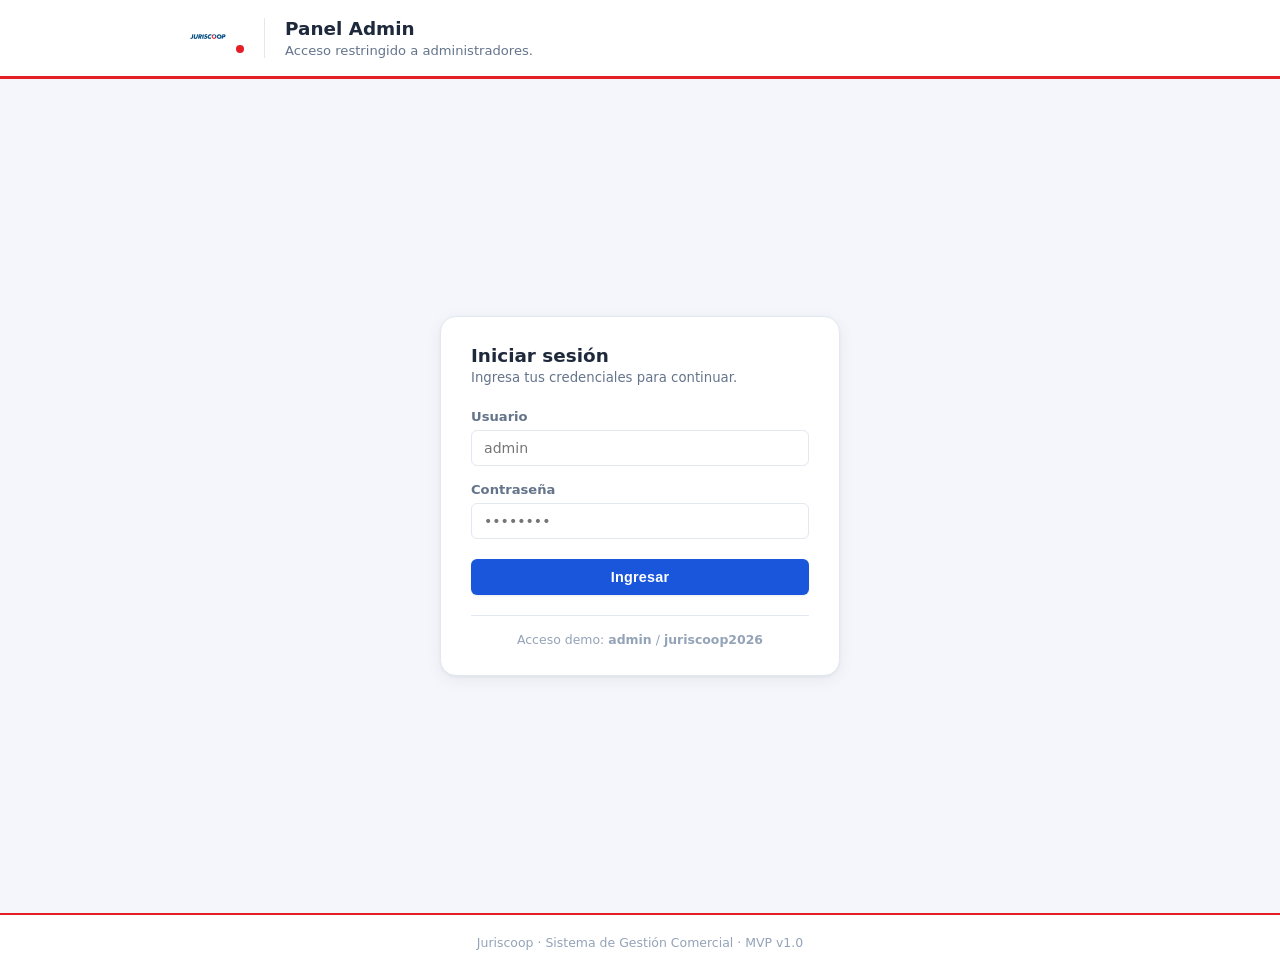
<file: admin-login.html>
<!DOCTYPE html>
<html lang="es">
<head>
  <meta charset="UTF-8" />
  <meta name="viewport" content="width=device-width, initial-scale=1.0" />
  <title>Juriscoop – Acceso Admin</title>
  <link rel="stylesheet" href="styles.css" />
</head>
<body>

  <!-- HEADER -->
  <header class="header">
    <div class="header__inner">
      <div class="header__brand">
        <img src="logo.png" alt="Juriscoop" class="header__logo-img" />
      </div>
      <div class="header__titles">
        <h1 class="header__title">Panel Admin</h1>
        <p class="header__subtitle">Acceso restringido a administradores.</p>
      </div>
    </div>
  </header>

  <!-- MAIN -->
  <main class="main main--centered">

    <div class="login-card card">
      <div class="login-card__header">
        <p class="login-card__title">Iniciar sesión</p>
        <p class="login-card__subtitle">Ingresa tus credenciales para continuar.</p>
      </div>

      <form id="login-form" novalidate>

        <div class="form-group">
          <label for="inp-user">Usuario</label>
          <input
            type="text"
            id="inp-user"
            placeholder="admin"
            autocomplete="username"
            required
          />
        </div>

        <div class="form-group">
          <label for="inp-pass">Contraseña</label>
          <input
            type="password"
            id="inp-pass"
            placeholder="••••••••"
            autocomplete="current-password"
            required
          />
        </div>

        <div class="alert alert--error hidden" id="login-error" role="alert">
          <span class="alert__icon">⚠</span>
          <span>Usuario o contraseña incorrectos.</span>
        </div>

        <div class="login-card__actions">
          <button class="btn btn--primary login-card__submit" type="submit">
            Ingresar
          </button>
        </div>

      </form>

      <p class="login-card__hint">
        <!-- MVP: credentials are hardcoded. Replace with real auth before production. -->
        Acceso demo: <strong>admin</strong> / <strong>juriscoop2026</strong>
      </p>
    </div>

  </main>

  <footer class="footer">
    <p>Juriscoop · Sistema de Gestión Comercial · MVP v1.0</p>
  </footer>

  <script>
    'use strict';

    // If already authenticated in this session, skip the login screen
    if (sessionStorage.getItem('juriscoop_admin_auth') === 'true') {
      location.replace('admin.html');
    }

    // ── MVP CREDENTIALS ──
    // Replace this block with a real API call when backend auth is ready.
    const VALID_USER = 'admin';
    const VALID_PASS = 'juriscoop2026';

    const form       = document.getElementById('login-form');
    const inpUser    = document.getElementById('inp-user');
    const inpPass    = document.getElementById('inp-pass');
    const errorAlert = document.getElementById('login-error');

    form.addEventListener('submit', function (e) {
      e.preventDefault();
      errorAlert.classList.add('hidden');

      const user = inpUser.value.trim();
      const pass = inpPass.value;

      if (user === VALID_USER && pass === VALID_PASS) {
        sessionStorage.setItem('juriscoop_admin_auth', 'true');
        location.replace('admin.html');
      } else {
        errorAlert.classList.remove('hidden');
        inpPass.value = '';
        inpPass.focus();
      }
    });

    // Hide error as soon as the user starts typing again
    [inpUser, inpPass].forEach(function (el) {
      el.addEventListener('input', function () {
        errorAlert.classList.add('hidden');
      });
    });
  </script>

</body>
</html>
</file>
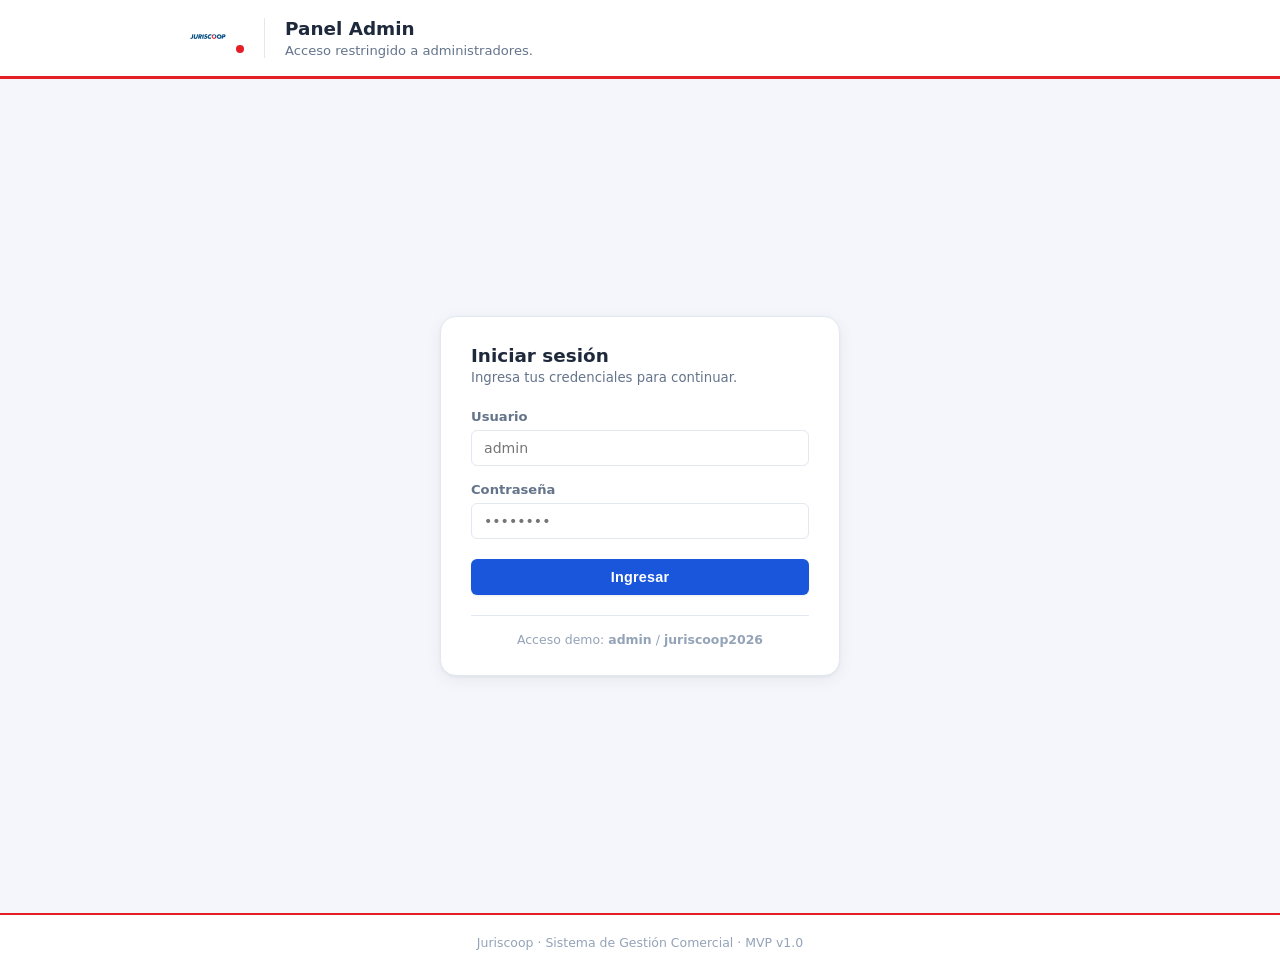
<file: admin.html>
<!DOCTYPE html>
<html lang="es">
<head>
  <meta charset="UTF-8" />
  <meta name="viewport" content="width=device-width, initial-scale=1.0" />
  <title>Juriscoop – Panel Admin</title>
  <link rel="stylesheet" href="styles.css" />
</head>
<body>

  <!-- HEADER -->
  <header class="header">
    <div class="header__inner">
      <div class="header__brand">
        <img src="logo.png" alt="Juriscoop" class="header__logo-img" />
      </div>
      <div class="header__titles">
        <h1 class="header__title">Panel Admin</h1>
        <p class="header__subtitle">Seguimiento consolidado de casos por asesor.</p>
      </div>
    </div>
  </header>

  <!-- PAGE NAV -->
  <nav class="page-nav">
    <div class="page-nav__inner">
      <a href="index.html"  class="page-nav__link">Carga de archivo</a>
      <a href="admin.html"  class="page-nav__link active">Panel Admin</a>
      <a href="asesor.html" class="page-nav__link">Portal Asesor</a>
      <button class="btn-logout" id="btn-logout" type="button">Cerrar sesión</button>
    </div>
  </nav>

  <!-- MAIN -->
  <main class="main">

    <!-- KPI CARDS -->
    <div class="kpi-grid">
      <div class="kpi-card">
        <span class="kpi-card__label">Total casos</span>
        <span class="kpi-card__value" id="kpi-total">—</span>
        <span class="kpi-card__sub">en el sistema</span>
      </div>
      <div class="kpi-card kpi-card--warning">
        <span class="kpi-card__label">Pendientes</span>
        <span class="kpi-card__value" id="kpi-pendientes">—</span>
        <span class="kpi-card__sub">sin contactar</span>
      </div>
      <div class="kpi-card">
        <span class="kpi-card__label">En gestión</span>
        <span class="kpi-card__value" id="kpi-en-gestion">—</span>
        <span class="kpi-card__sub">en proceso</span>
      </div>
      <div class="kpi-card kpi-card--success">
        <span class="kpi-card__label">Completados</span>
        <span class="kpi-card__value" id="kpi-completados">—</span>
        <span class="kpi-card__sub">cerrados con éxito</span>
      </div>
    </div>

    <!-- MAIN CARD: TABS -->
    <section class="card">
      <div class="nav-tabs">
        <button class="nav-tab active" data-tab="tab-casos">Gestión de casos</button>
        <button class="nav-tab" data-tab="tab-cargas">Cargas de archivo</button>
      </div>

      <!-- ── TAB: Gestión de casos ── -->
      <div id="tab-casos" class="tab-panel active">
        <div class="section-header">
          <span class="section-title">Todos los casos</span>
          <button class="btn btn--secondary" id="btn-export" type="button">Exportar CSV</button>
        </div>

        <div class="filter-bar">
          <select id="filter-asesor" class="filter-select">
            <option value="todos">Todos los asesores</option>
          </select>
          <a id="btn-historial-admin" href="#" class="btn btn--secondary btn--sm hidden">
            🕐 Ver historial
          </a>
          <div class="filter-pills">
            <button class="pill active" data-filter="todos">Todos</button>
            <button class="pill" data-filter="pendiente">Pendientes</button>
            <button class="pill" data-filter="en-gestion">En gestión</button>
            <button class="pill" data-filter="no-contesta">No contesta</button>
            <button class="pill" data-filter="completado">Completados</button>
          </div>
        </div>

        <div class="search-bar">
          <input
            type="search"
            class="search-input"
            id="search-casos"
            placeholder="Buscar por cliente, asesor o ID…"
            autocomplete="off"
          />
        </div>

        <div class="data-table-wrapper">
          <table class="data-table">
            <thead>
              <tr>
                <th>ID Caso</th>
                <th>Cliente</th>
                <th>Producto</th>
                <th>Asesor</th>
                <th>Estado</th>
                <th>Vencimiento</th>
                <th>Última actividad</th>
                <th>Último comentario</th>
              </tr>
            </thead>
            <tbody id="tabla-casos-admin"></tbody>
          </table>
        </div>
      </div>

      <!-- ── TAB: Cargas de archivo ── -->
      <div id="tab-cargas" class="tab-panel">
        <div class="section-header">
          <span class="section-title">Historial de cargas</span>
          <a href="index.html" class="btn btn--primary">+ Nueva carga</a>
        </div>
        <div class="data-table-wrapper">
          <table class="data-table">
            <thead>
              <tr>
                <th>Archivo</th>
                <th>Fecha</th>
                <th>Total filas</th>
                <th>OK</th>
                <th>Errores</th>
                <th>% éxito</th>
                <th>Estado</th>
                <th>Usuario</th>
              </tr>
            </thead>
            <tbody id="tabla-cargas"></tbody>
          </table>
        </div>
      </div>

    </section>
  </main>

  <footer class="footer">
    <p>Juriscoop · Sistema de Gestión Comercial · MVP v1.0</p>
  </footer>

  <script src="app.js"></script>
  <script src="admin.js"></script>
</body>
</html>
</file>
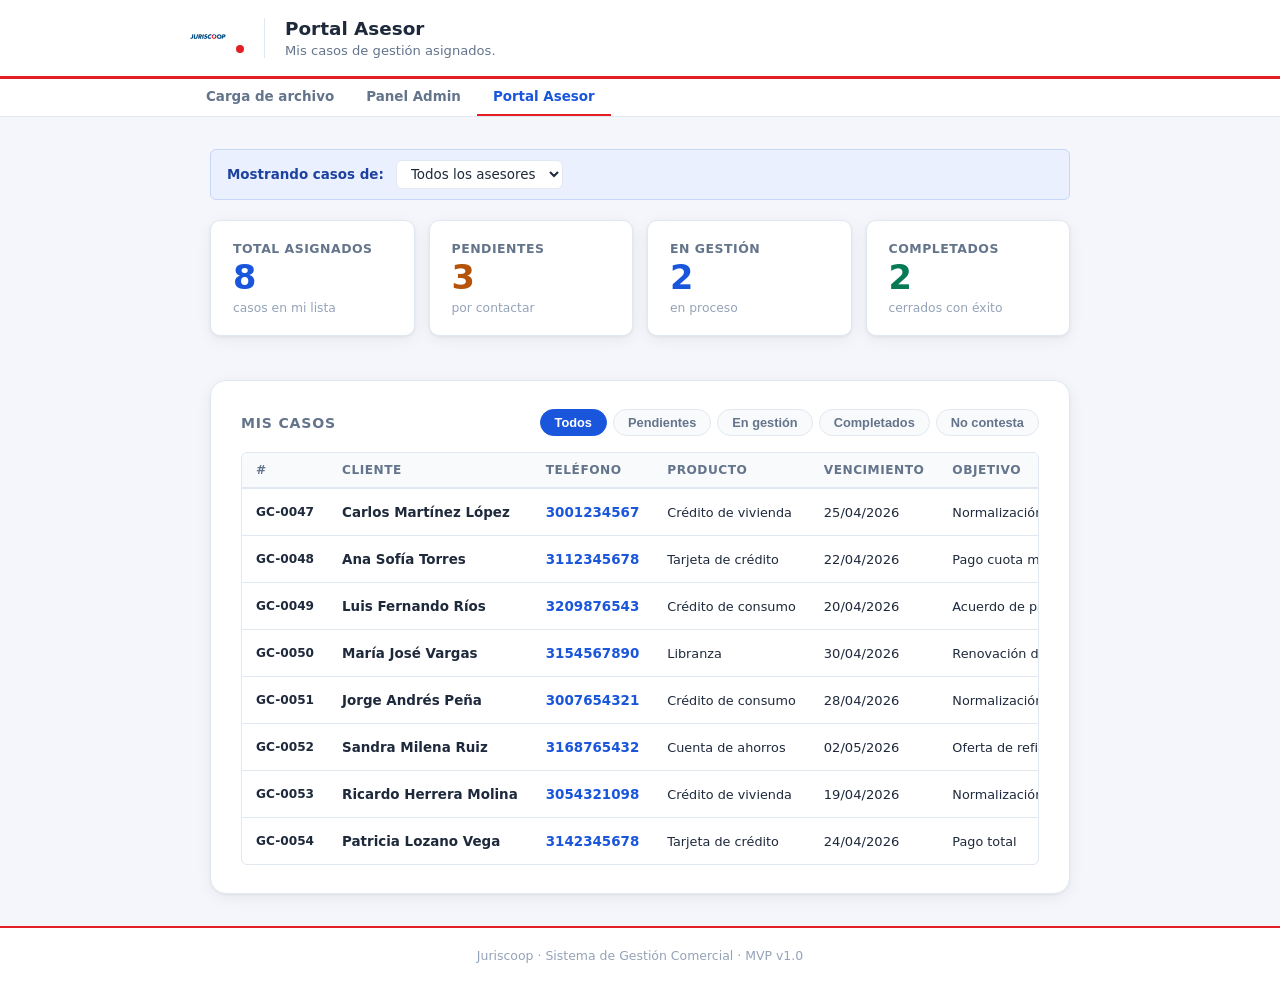
<file: asesor.html>
<!DOCTYPE html>
<html lang="es">
<head>
  <meta charset="UTF-8" />
  <meta name="viewport" content="width=device-width, initial-scale=1.0" />
  <title>Juriscoop – Portal Asesor</title>
  <link rel="stylesheet" href="styles.css" />
</head>
<body>

  <!-- HEADER -->
  <header class="header">
    <div class="header__inner">
      <div class="header__brand">
        <img src="logo.png" alt="Juriscoop" class="header__logo-img" />
      </div>
      <div class="header__titles">
        <h1 class="header__title">Portal Asesor</h1>
        <p class="header__subtitle">Mis casos de gestión asignados.</p>
      </div>
    </div>
  </header>

  <!-- PAGE NAV -->
  <nav class="page-nav">
    <div class="page-nav__inner">
      <a href="index.html"  class="page-nav__link">Carga de archivo</a>
      <a href="admin.html"  class="page-nav__link">Panel Admin</a>
      <a href="asesor.html" class="page-nav__link active">Portal Asesor</a>
    </div>
  </nav>

  <!-- MAIN -->
  <main class="main">

    <!-- ADVISOR SELECTOR -->
    <div class="asesor-bar">
      <span class="asesor-bar__label">Mostrando casos de:</span>
      <select id="sel-asesor-login" class="filter-select">
        <option value="">Todos los asesores</option>
      </select>
      <a id="btn-historial-asesor" href="#" class="btn btn--secondary btn--sm hidden">
        🕐 Ver historial
      </a>
    </div>

    <!-- KPI CARDS -->
    <div class="kpi-grid">
      <div class="kpi-card">
        <span class="kpi-card__label">Total asignados</span>
        <span class="kpi-card__value" id="kpi-total">—</span>
        <span class="kpi-card__sub">casos en mi lista</span>
      </div>
      <div class="kpi-card kpi-card--warning">
        <span class="kpi-card__label">Pendientes</span>
        <span class="kpi-card__value" id="kpi-pendientes">—</span>
        <span class="kpi-card__sub">por contactar</span>
      </div>
      <div class="kpi-card">
        <span class="kpi-card__label">En gestión</span>
        <span class="kpi-card__value" id="kpi-en-gestion">—</span>
        <span class="kpi-card__sub">en proceso</span>
      </div>
      <div class="kpi-card kpi-card--success">
        <span class="kpi-card__label">Completados</span>
        <span class="kpi-card__value" id="kpi-completados">—</span>
        <span class="kpi-card__sub">cerrados con éxito</span>
      </div>
    </div>

    <!-- CASOS -->
    <section class="card">
      <div class="section-header">
        <span class="section-title">Mis casos</span>
        <div class="filter-pills">
          <button class="pill active" data-filter="todos">Todos</button>
          <button class="pill" data-filter="pendiente">Pendientes</button>
          <button class="pill" data-filter="en-gestion">En gestión</button>
          <button class="pill" data-filter="completado">Completados</button>
          <button class="pill" data-filter="no-contesta">No contesta</button>
        </div>
      </div>

      <div class="data-table-wrapper">
        <table class="data-table">
          <thead>
            <tr>
              <th>#</th>
              <th>Cliente</th>
              <th>Teléfono</th>
              <th>Producto</th>
              <th>Vencimiento</th>
              <th>Objetivo</th>
              <th>Estado</th>
              <th>Acción</th>
            </tr>
          </thead>
          <tbody id="tabla-casos"></tbody>
        </table>
      </div>
    </section>

  </main>

  <footer class="footer">
    <p>Juriscoop · Sistema de Gestión Comercial · MVP v1.0</p>
  </footer>

  <!-- MODAL GESTIÓN -->
  <div class="modal-backdrop hidden" id="modal-backdrop" role="dialog" aria-modal="true" aria-labelledby="modal-title">
    <div class="modal">
      <p class="modal__title" id="modal-title">Registrar gestión</p>
      <p class="modal__subtitle" id="modal-cliente-info"></p>

      <div class="form-group">
        <label for="sel-estado">Nuevo estado</label>
        <select id="sel-estado">
          <option value="pendiente">Pendiente</option>
          <option value="en-gestion">En gestión</option>
          <option value="no-contesta">No contesta</option>
          <option value="completado">Completado</option>
        </select>
      </div>

      <div class="form-group">
        <label for="txt-nota">Nota (opcional)</label>
        <textarea id="txt-nota" rows="3" placeholder="Ej: El cliente solicitó ser contactado mañana a las 10 AM."></textarea>
      </div>

      <div class="modal-actions">
        <button class="btn btn--secondary" id="btn-modal-cancel" type="button">Cancelar</button>
        <button class="btn btn--primary" id="btn-modal-save" type="button">Guardar</button>
      </div>
    </div>
  </div>

  <script src="app.js"></script>
  <script src="asesor.js"></script>
</body>
</html>
</file>
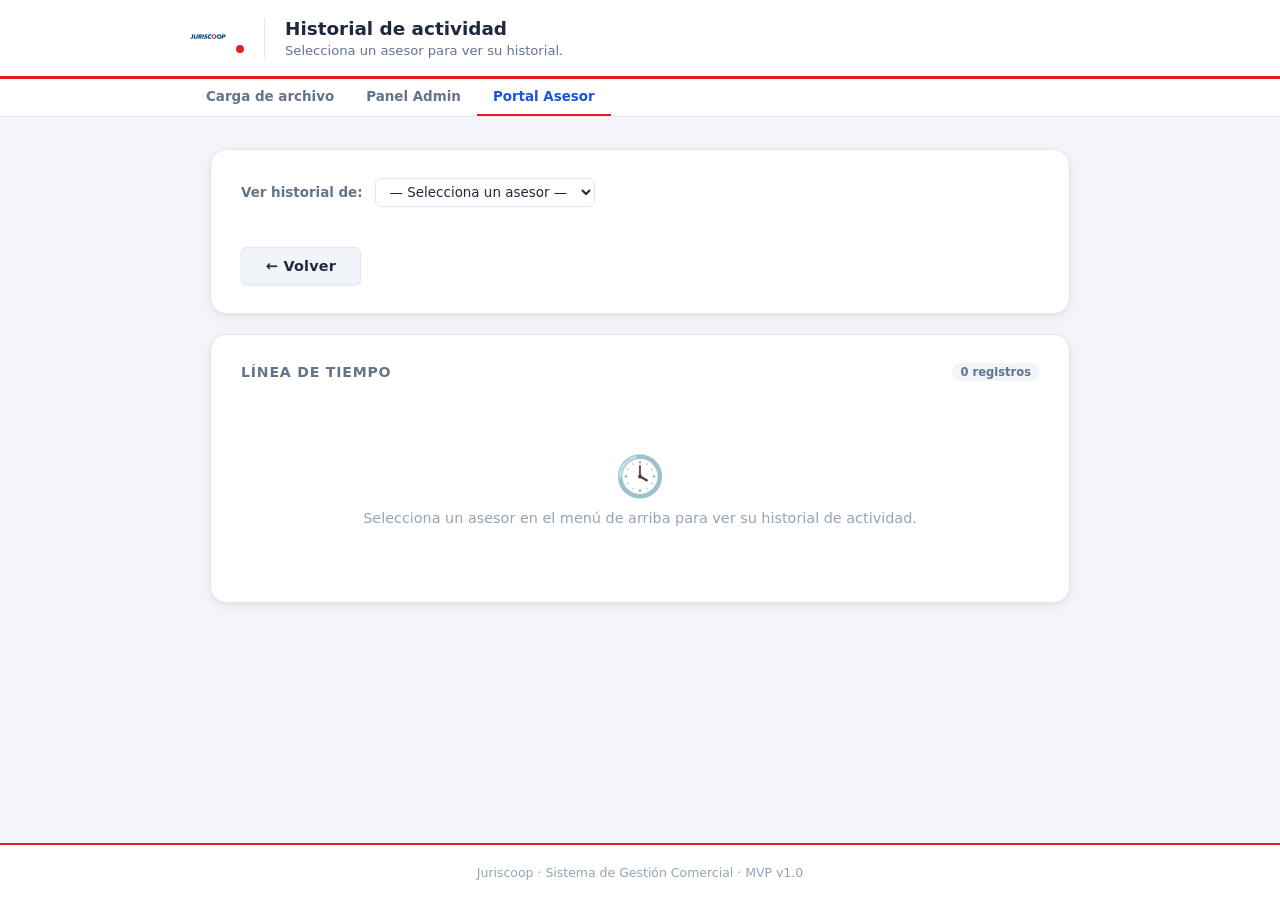
<file: historial.html>
<!DOCTYPE html>
<html lang="es">
<head>
  <meta charset="UTF-8" />
  <meta name="viewport" content="width=device-width, initial-scale=1.0" />
  <title>Juriscoop – Historial de actividad</title>
  <link rel="stylesheet" href="styles.css" />
</head>
<body>

  <!-- HEADER -->
  <header class="header">
    <div class="header__inner">
      <div class="header__brand">
        <img src="logo.png" alt="Juriscoop" class="header__logo-img" />
      </div>
      <div class="header__titles">
        <h1 class="header__title">Historial de actividad</h1>
        <p class="header__subtitle" id="header-subtitle">Cargando caso…</p>
      </div>
    </div>
  </header>

  <!-- PAGE NAV -->
  <nav class="page-nav">
    <div class="page-nav__inner">
      <a href="index.html"  class="page-nav__link">Carga de archivo</a>
      <a href="admin.html"  class="page-nav__link">Panel Admin</a>
      <a href="asesor.html" class="page-nav__link active">Portal Asesor</a>
    </div>
  </nav>

  <!-- MAIN -->
  <main class="main">

    <!-- CASE SUMMARY CARD -->
    <section class="card historial-header-card" id="case-summary">

      <!-- Selector de asesor -->
      <div class="historial-selector">
        <label for="sel-historial-asesor" class="historial-selector__label">Ver historial de:</label>
        <select id="sel-historial-asesor" class="filter-select historial-selector__select">
          <option value="">— Selecciona un asesor —</option>
        </select>
      </div>

      <div class="historial-meta" id="historial-meta">
        <!-- Populated by historial.js -->
      </div>

      <a href="javascript:history.back()" class="btn btn--secondary historial-back-btn">← Volver</a>
    </section>

    <!-- TIMELINE CARD -->
    <section class="card">
      <div class="section-header" style="margin-bottom: 24px;">
        <span class="section-title">Línea de tiempo</span>
        <span class="badge" id="badge-total">0 registros</span>
      </div>

      <!-- Empty state shown when no gestiones exist yet -->
      <div class="empty-state hidden" id="empty-historial">
        <div class="empty-state__icon">🕓</div>
        <div class="empty-state__text">Este caso no tiene actividad registrada aún.<br>Los cambios de estado aparecerán aquí.</div>
      </div>

      <!-- Timeline list -->
      <ol class="timeline" id="timeline-list">
        <!-- Entries injected by historial.js -->
      </ol>
    </section>

  </main>

  <footer class="footer">
    <p>Juriscoop · Sistema de Gestión Comercial · MVP v1.0</p>
  </footer>

  <script src="app.js"></script>
  <script src="historial.js"></script>
</body>
</html>
</file>
<file: styles.css>
/* ═══════════════════════════════════════════
   TOKENS & RESET
════════════════════════════════════════════ */
:root {
  --color-primary:      #1a56db;
  --color-primary-dark: #1e429f;
  --color-primary-light:#ebf0ff;
  --color-success:      #057a55;
  --color-success-bg:   #f0fdf4;
  --color-success-border:#86efac;
  --color-error:        #c81e1e;
  --color-error-bg:     #fff5f5;
  --color-error-border: #fc8181;
  --color-warning:      #92400e;
  --color-warning-bg:   #fffbeb;
  --color-warning-border:#fcd34d;
  --color-bg:           #f4f6fb;
  --color-surface:      #ffffff;
  --color-border:       #e2e8f0;
  --color-text:         #1e293b;
  --color-text-muted:   #64748b;
  --color-text-light:   #94a3b8;

  --radius-sm:  6px;
  --radius-md:  10px;
  --radius-lg:  16px;
  --shadow-card: 0 1px 3px rgba(0,0,0,.06), 0 4px 16px rgba(0,0,0,.06);
  --shadow-btn:  0 1px 2px rgba(0,0,0,.08);

  --font-sans: 'Segoe UI', system-ui, -apple-system, sans-serif;
  --transition: 200ms ease;
}

*, *::before, *::after { box-sizing: border-box; margin: 0; padding: 0; }

html { font-size: 16px; scroll-behavior: smooth; }

body {
  font-family: var(--font-sans);
  background: var(--color-bg);
  color: var(--color-text);
  min-height: 100vh;
  display: flex;
  flex-direction: column;
}

/* ═══════════════════════════════════════════
   UTILITIES
════════════════════════════════════════════ */
.hidden { display: none !important; }

/* ═══════════════════════════════════════════
   HEADER
════════════════════════════════════════════ */
.header {
  background: var(--color-surface);
  border-bottom: 1px solid var(--color-border);
  padding: 18px 24px;
}

.header__inner {
  max-width: 900px;
  margin: 0 auto;
  display: flex;
  align-items: center;
  gap: 20px;
}

.header__brand {
  display: flex;
  align-items: center;
  gap: 10px;
  flex-shrink: 0;
}

.header__logo-img {
  height: 36px;
  width: auto;
  display: block;
}

.header__titles {
  border-left: 1px solid var(--color-border);
  padding-left: 20px;
}

.header__title {
  font-size: 1.15rem;
  font-weight: 700;
  color: var(--color-text);
  line-height: 1.2;
}

.header__subtitle {
  font-size: .82rem;
  color: var(--color-text-muted);
  margin-top: 3px;
}

/* ═══════════════════════════════════════════
   MAIN & LAYOUT
════════════════════════════════════════════ */
.main {
  max-width: 900px;
  width: 100%;
  margin: 32px auto;
  padding: 0 20px;
  display: flex;
  flex-direction: column;
  gap: 20px;
  flex: 1;
}

/* ═══════════════════════════════════════════
   CARD
════════════════════════════════════════════ */
.card {
  background: var(--color-surface);
  border: 1px solid var(--color-border);
  border-radius: var(--radius-lg);
  padding: 28px 30px;
  box-shadow: var(--shadow-card);
  animation: fadeUp .25s ease both;
}

@keyframes fadeUp {
  from { opacity: 0; transform: translateY(8px); }
  to   { opacity: 1; transform: translateY(0); }
}

.card__heading {
  font-size: .88rem;
  font-weight: 700;
  text-transform: uppercase;
  letter-spacing: .8px;
  color: var(--color-text-muted);
  display: flex;
  align-items: center;
  gap: 10px;
  margin-bottom: 22px;
}

.card__step {
  background: var(--color-primary-light);
  color: var(--color-primary);
  font-size: .75rem;
  font-weight: 800;
  padding: 2px 8px;
  border-radius: 20px;
  letter-spacing: 0;
}

.badge {
  background: #f1f5f9;
  color: var(--color-text-muted);
  font-size: .72rem;
  font-weight: 600;
  padding: 2px 8px;
  border-radius: 20px;
  text-transform: none;
  letter-spacing: 0;
}

/* ═══════════════════════════════════════════
   DROPZONE
════════════════════════════════════════════ */
.dropzone {
  position: relative;
  border: 2px dashed var(--color-border);
  border-radius: var(--radius-md);
  padding: 40px 24px;
  text-align: center;
  cursor: pointer;
  transition: border-color var(--transition), background var(--transition);
}

.dropzone:hover,
.dropzone.drag-over {
  border-color: var(--color-primary);
  background: var(--color-primary-light);
}

.dropzone__input {
  position: absolute;
  inset: 0;
  width: 100%;
  height: 100%;
  opacity: 0;
  cursor: pointer;
  z-index: 2;
}

.dropzone__content {
  pointer-events: none;
  display: flex;
  flex-direction: column;
  align-items: center;
  gap: 10px;
}

.dropzone__icon {
  width: 44px;
  height: 44px;
  color: var(--color-text-light);
}

.dropzone__label {
  font-size: .93rem;
  color: var(--color-text-muted);
}

.dropzone__link {
  color: var(--color-primary);
  font-weight: 600;
  text-decoration: underline;
}

.dropzone__hint {
  font-size: .78rem;
  color: var(--color-text-light);
}

/* FILE INFO BAR */
.file-info {
  display: flex;
  align-items: center;
  gap: 10px;
  margin-top: 14px;
  padding: 10px 14px;
  background: var(--color-primary-light);
  border: 1px solid #c7d7f9;
  border-radius: var(--radius-sm);
  font-size: .88rem;
  color: var(--color-primary-dark);
  font-weight: 500;
}

.file-info__icon {
  width: 18px;
  height: 18px;
  flex-shrink: 0;
  color: var(--color-primary);
}

.file-info span { flex: 1; }

/* ═══════════════════════════════════════════
   ALERTS
════════════════════════════════════════════ */
.alert {
  display: flex;
  align-items: flex-start;
  gap: 10px;
  margin-top: 14px;
  padding: 12px 16px;
  border-radius: var(--radius-sm);
  font-size: .88rem;
  font-weight: 500;
}

.alert--error {
  background: var(--color-error-bg);
  border: 1px solid var(--color-error-border);
  color: var(--color-error);
}

.alert--warning {
  background: var(--color-warning-bg);
  border: 1px solid var(--color-warning-border);
  color: var(--color-warning);
}

.alert--success {
  background: var(--color-success-bg);
  border: 1px solid var(--color-success-border);
  color: var(--color-success);
}

.alert__icon { font-size: 1rem; margin-top: 1px; flex-shrink: 0; }

/* ═══════════════════════════════════════════
   BUTTONS
════════════════════════════════════════════ */
.upload-actions {
  margin-top: 20px;
  display: flex;
  gap: 12px;
}

.btn {
  display: inline-flex;
  align-items: center;
  gap: 8px;
  padding: 10px 24px;
  border-radius: var(--radius-sm);
  font-size: .9rem;
  font-weight: 600;
  cursor: pointer;
  border: none;
  transition: background var(--transition), opacity var(--transition), box-shadow var(--transition);
  box-shadow: var(--shadow-btn);
  letter-spacing: .2px;
}

.btn--primary {
  background: var(--color-primary);
  color: #fff;
}

.btn--primary:hover:not(:disabled) {
  background: var(--color-primary-dark);
}

.btn--primary:disabled {
  opacity: .45;
  cursor: not-allowed;
  box-shadow: none;
}

.btn--secondary {
  background: #f1f5f9;
  color: var(--color-text);
  border: 1px solid var(--color-border);
}

.btn--secondary:hover {
  background: #e2e8f0;
}

.btn-ghost {
  background: transparent;
  border: none;
  cursor: pointer;
  color: var(--color-text-muted);
  font-size: .9rem;
  padding: 2px 6px;
  border-radius: 4px;
  transition: color var(--transition), background var(--transition);
}
.btn-ghost:hover { background: #fee2e2; color: var(--color-error); }

/* ═══════════════════════════════════════════
   VALIDATION RESULT
════════════════════════════════════════════ */
.validation-ok {
  display: flex;
  align-items: center;
  gap: 10px;
  padding: 14px 16px;
  background: var(--color-success-bg);
  border: 1px solid var(--color-success-border);
  border-radius: var(--radius-sm);
  color: var(--color-success);
  font-weight: 600;
  font-size: .9rem;
}

.validation-error-block {
  padding: 14px 16px;
  background: var(--color-error-bg);
  border: 1px solid var(--color-error-border);
  border-radius: var(--radius-sm);
  color: var(--color-error);
}

.validation-error-block p {
  font-weight: 600;
  margin-bottom: 10px;
  font-size: .9rem;
}

.missing-cols {
  list-style: none;
  display: flex;
  flex-wrap: wrap;
  gap: 6px;
}

.missing-cols li {
  background: var(--color-error-border);
  color: #fff;
  font-size: .78rem;
  font-weight: 600;
  padding: 3px 10px;
  border-radius: 20px;
}

/* ═══════════════════════════════════════════
   SUMMARY GRID
════════════════════════════════════════════ */
.summary-grid {
  display: grid;
  grid-template-columns: repeat(auto-fit, minmax(160px, 1fr));
  gap: 14px;
}

.summary-card {
  background: #f8fafc;
  border: 1px solid var(--color-border);
  border-radius: var(--radius-md);
  padding: 18px 20px;
  display: flex;
  flex-direction: column;
  gap: 4px;
}

.summary-card__value {
  font-size: 2rem;
  font-weight: 800;
  color: var(--color-primary);
  line-height: 1;
}

.summary-card__label {
  font-size: .8rem;
  color: var(--color-text-muted);
  font-weight: 500;
}

/* ═══════════════════════════════════════════
   PREVIEW TABLE
════════════════════════════════════════════ */
.table-wrapper {
  overflow-x: auto;
  border-radius: var(--radius-sm);
  border: 1px solid var(--color-border);
}

.preview-table {
  width: 100%;
  border-collapse: collapse;
  font-size: .82rem;
}

.preview-table thead {
  background: #f8fafc;
  border-bottom: 2px solid var(--color-border);
}

.preview-table th {
  padding: 10px 14px;
  text-align: left;
  font-weight: 700;
  color: var(--color-text-muted);
  white-space: nowrap;
  font-size: .78rem;
  text-transform: uppercase;
  letter-spacing: .5px;
}

.preview-table td {
  padding: 9px 14px;
  border-bottom: 1px solid var(--color-border);
  color: var(--color-text);
  max-width: 200px;
  overflow: hidden;
  text-overflow: ellipsis;
  white-space: nowrap;
}

.preview-table tbody tr:last-child td { border-bottom: none; }

.preview-table tbody tr:hover { background: var(--color-primary-light); }

/* ═══════════════════════════════════════════
   RESULT
════════════════════════════════════════════ */
.result-box {
  display: flex;
  align-items: flex-start;
  gap: 14px;
  padding: 18px 20px;
  border-radius: var(--radius-md);
  font-size: .92rem;
  font-weight: 500;
}

.result-box--success {
  background: var(--color-success-bg);
  border: 1px solid var(--color-success-border);
  color: var(--color-success);
}

.result-box--error {
  background: var(--color-error-bg);
  border: 1px solid var(--color-error-border);
  color: var(--color-error);
}

.result-box__icon {
  font-size: 1.4rem;
  flex-shrink: 0;
  margin-top: 1px;
}

.result-box__body strong {
  display: block;
  font-size: .95rem;
  margin-bottom: 4px;
}

.result-box__meta {
  font-size: .8rem;
  opacity: .8;
}

.result-actions {
  margin-top: 18px;
}

/* ═══════════════════════════════════════════
   SPINNER
════════════════════════════════════════════ */
.spinner {
  display: inline-block;
  width: 16px;
  height: 16px;
  border: 2px solid rgba(255,255,255,.3);
  border-top-color: #fff;
  border-radius: 50%;
  animation: spin .65s linear infinite;
}

@keyframes spin { to { transform: rotate(360deg); } }

/* ═══════════════════════════════════════════
   FOOTER
════════════════════════════════════════════ */
.footer {
  text-align: center;
  padding: 20px;
  font-size: .78rem;
  color: var(--color-text-light);
  border-top: 1px solid var(--color-border);
  background: var(--color-surface);
  margin-top: auto;
}

/* ═══════════════════════════════════════════
   RESPONSIVE
════════════════════════════════════════════ */
@media (max-width: 600px) {
  .header__inner { flex-direction: column; align-items: flex-start; gap: 12px; }
  .header__titles { border-left: none; padding-left: 0; border-top: 1px solid var(--color-border); padding-top: 12px; }
  .card { padding: 20px 16px; }
  .summary-grid { grid-template-columns: 1fr 1fr; }
  .kpi-grid { grid-template-columns: 1fr 1fr; }
}

/* ═══════════════════════════════════════════
   SHARED COMPONENTS (admin + asesor)
════════════════════════════════════════════ */

/* HEADER NAV SLOT*/
.header__nav { margin-left: auto; }

/* Anchor used as button */
a.btn { text-decoration: none; }

/* ── KPI GRID ── */
.kpi-grid {
  display: grid;
  grid-template-columns: repeat(auto-fit, minmax(175px, 1fr));
  gap: 14px;
  margin-bottom: 24px;
}
.kpi-card {
  background: var(--color-surface);
  border: 1px solid var(--color-border);
  border-radius: var(--radius-md);
  padding: 20px 22px;
  box-shadow: var(--shadow-card);
  display: flex;
  flex-direction: column;
  gap: 4px;
}
.kpi-card__label {
  font-size: .78rem;
  font-weight: 600;
  color: var(--color-text-muted);
  text-transform: uppercase;
  letter-spacing: .5px;
}
.kpi-card__value {
  font-size: 2.1rem;
  font-weight: 800;
  color: var(--color-primary);
  line-height: 1.1;
}
.kpi-card__sub { font-size: .77rem; color: var(--color-text-light); }
.kpi-card--success .kpi-card__value { color: var(--color-success); }
.kpi-card--warning .kpi-card__value { color: #b45309; }
.kpi-card--error   .kpi-card__value { color: var(--color-error); }

/* ── NAV TABS ── */
.nav-tabs {
  display: flex;
  gap: 4px;
  border-bottom: 2px solid var(--color-border);
  margin-bottom: 24px;
}
.nav-tab {
  padding: 9px 18px;
  font-size: .85rem;
  font-weight: 600;
  color: var(--color-text-muted);
  background: transparent;
  border: none;
  border-bottom: 2px solid transparent;
  margin-bottom: -2px;
  cursor: pointer;
  transition: color var(--transition), border-color var(--transition);
}
.nav-tab:hover { color: var(--color-primary); }
.nav-tab.active { color: var(--color-primary); border-bottom-color: var(--color-primary); }

/* ── FILTER PILLS ── */
.filter-pills { display: flex; gap: 6px; flex-wrap: wrap; }
.pill {
  padding: 5px 14px;
  border-radius: 20px;
  font-size: .8rem;
  font-weight: 600;
  cursor: pointer;
  border: 1px solid var(--color-border);
  background: #f8fafc;
  color: var(--color-text-muted);
  transition: background var(--transition), color var(--transition), border-color var(--transition);
}
.pill:hover { border-color: var(--color-primary); color: var(--color-primary); }
.pill.active { background: var(--color-primary); color: #fff; border-color: var(--color-primary); }

/* ── SECTION HEADER ── */
.section-header {
  display: flex;
  align-items: center;
  justify-content: space-between;
  margin-bottom: 16px;
  flex-wrap: wrap;
  gap: 10px;
}
.section-title {
  font-size: .88rem;
  font-weight: 700;
  text-transform: uppercase;
  letter-spacing: .8px;
  color: var(--color-text-muted);
}

/* ── DATA TABLE ── */
.data-table-wrapper {
  overflow-x: auto;
  border-radius: var(--radius-sm);
  border: 1px solid var(--color-border);
}
.data-table { width: 100%; border-collapse: collapse; font-size: .84rem; }
.data-table thead { background: #f8fafc; border-bottom: 2px solid var(--color-border); }
.data-table th {
  padding: 10px 14px;
  text-align: left;
  font-weight: 700;
  color: var(--color-text-muted);
  white-space: nowrap;
  font-size: .76rem;
  text-transform: uppercase;
  letter-spacing: .5px;
}
.data-table td {
  padding: 10px 14px;
  border-bottom: 1px solid var(--color-border);
  color: var(--color-text);
  white-space: nowrap;
}
.data-table tbody tr:last-child td { border-bottom: none; }
.data-table tbody tr:hover { background: var(--color-primary-light); }
.data-table tbody tr[data-hidden="true"] { display: none; }

/* Table cell utilities */
.td-right    { text-align: right; }
.td-center   { text-align: center; }
.td-truncate { max-width: 200px; overflow: hidden; text-overflow: ellipsis; }
.td-truncate-sm { max-width: 160px; overflow: hidden; text-overflow: ellipsis; }
.td-muted    { color: var(--color-text-muted); font-size: .8rem; }
.td-bold     { font-weight: 600; }
.td-sm       { font-size: .82rem; }
.td-mono     { font-family: monospace; font-size: .8rem; color: var(--color-text-muted); }
.td-success  { color: var(--color-success); font-weight: 700; }
.td-error    { color: var(--color-error); font-weight: 700; }
.td-neutral  { color: var(--color-text-muted); font-weight: 700; }
.td-label    { font-size: .76rem; color: var(--color-text-muted); font-weight: 700; }

/* ── STATUS BADGE ── */
.status {
  display: inline-flex;
  align-items: center;
  gap: 5px;
  font-size: .74rem;
  font-weight: 700;
  padding: 3px 10px;
  border-radius: 20px;
  text-transform: uppercase;
  letter-spacing: .3px;
  white-space: nowrap;
}
.status::before {
  content: '';
  width: 6px;
  height: 6px;
  border-radius: 50%;
  background: currentColor;
  flex-shrink: 0;
}
.status--procesado     { background: #f0fdf4; color: var(--color-success); }
.status--pendiente     { background: #fffbeb; color: #92400e; }
.status--procesando    { background: #eff6ff; color: #1d4ed8; }
.status--fallido       { background: #fff5f5; color: var(--color-error); }
.status--con-errores   { background: #fff7ed; color: #c2410c; }
.status--en-gestion    { background: #eff6ff; color: #1d4ed8; }
.status--completado    { background: #f0fdf4; color: var(--color-success); }
.status--no-contesta   { background: #f5f3ff; color: #6d28d9; }

/* ── PROGRESS BAR ── */
.progress-wrap { display: flex; align-items: center; gap: 8px; }
.progress-bar {
  flex: 1;
  height: 6px;
  background: var(--color-border);
  border-radius: 3px;
  overflow: hidden;
  min-width: 60px;
}
.progress-bar__fill {
  height: 100%;
  background: var(--color-primary);
  border-radius: 3px;
  transition: width .4s ease;
}
.progress-pct {
  font-size: .76rem;
  font-weight: 700;
  color: var(--color-text-muted);
  min-width: 34px;
  text-align: right;
}

/* ── TAB PANELS ── */
.tab-panel { display: none; }
.tab-panel.active { display: block; }

/* ── EMPTY STATE ── */
.empty-state { text-align: center; padding: 48px 24px; color: var(--color-text-light); }
.empty-state__icon { font-size: 2.5rem; margin-bottom: 10px; }
.empty-state__text { font-size: .9rem; }

/* ── ACTION BUTTON ── */
.btn-action {
  padding: 5px 14px;
  border-radius: var(--radius-sm);
  font-size: .78rem;
  font-weight: 600;
  cursor: pointer;
  border: 1px solid var(--color-border);
  background: #f8fafc;
  color: var(--color-text);
  transition: background var(--transition), color var(--transition), border-color var(--transition);
}
.btn-action:hover { background: var(--color-primary); color: #fff; border-color: var(--color-primary); }
.btn-action:disabled { opacity: .4; cursor: not-allowed; }

/* ── LINK IN TABLE ── */
.link-primary {
  color: var(--color-primary);
  font-weight: 600;
  text-decoration: none;
}
.link-primary:hover { text-decoration: underline; }

/* ── MODAL ── */
.modal-backdrop {
  position: fixed;
  inset: 0;
  background: rgba(15,23,42,.45);
  display: flex;
  align-items: center;
  justify-content: center;
  z-index: 100;
  padding: 16px;
}
.modal-backdrop.hidden { display: none; }
.modal {
  background: var(--color-surface);
  border-radius: var(--radius-lg);
  padding: 28px 30px;
  max-width: 500px;
  width: 100%;
  box-shadow: 0 20px 60px rgba(0,0,0,.18);
  animation: fadeUp .2s ease both;
}
.modal__title    { font-size: 1rem; font-weight: 700; color: var(--color-text); margin-bottom: 6px; }
.modal__subtitle { font-size: .82rem; color: var(--color-text-muted); margin-bottom: 16px; }

/* ── FORM GROUP (modal) ── */
.form-group { display: flex; flex-direction: column; gap: 6px; margin-bottom: 16px; }
.form-group label { font-size: .82rem; font-weight: 600; color: var(--color-text-muted); }
.form-group select,
.form-group textarea {
  padding: 9px 12px;
  border: 1px solid var(--color-border);
  border-radius: var(--radius-sm);
  font-family: var(--font-sans);
  font-size: .88rem;
  color: var(--color-text);
  background: var(--color-surface);
  transition: border-color var(--transition);
  resize: vertical;
}
.form-group select:focus,
.form-group textarea:focus { outline: none; border-color: var(--color-primary); }
.modal-actions { display: flex; justify-content: flex-end; gap: 10px; margin-top: 20px; }

/* ── PAGE NAV (cross-page navigation bar) ── */
.page-nav {
  background: var(--color-surface);
  border-bottom: 1px solid var(--color-border);
  padding: 0 24px;
}
.page-nav__inner {
  max-width: 900px;
  margin: 0 auto;
  display: flex;
  gap: 0;
}
.page-nav__link {
  padding: 10px 16px;
  font-size: .84rem;
  font-weight: 600;
  color: var(--color-text-muted);
  text-decoration: none;
  border-bottom: 2px solid transparent;
  display: inline-block;
  transition: color var(--transition), border-color var(--transition);
}
.page-nav__link:hover  { color: var(--color-primary); }
.page-nav__link.active { color: var(--color-primary); border-bottom-color: var(--color-primary); }

/* ── FILTER BAR (advisor select + status pills on same row) ── */
.filter-bar {
  display: flex;
  align-items: center;
  gap: 12px;
  flex-wrap: wrap;
  margin-bottom: 16px;
}

/* ── FILTER SELECT (advisor dropdown, used in admin + asesor) ── */
.filter-select {
  padding: 5px 10px;
  border: 1px solid var(--color-border);
  border-radius: var(--radius-sm);
  font-family: var(--font-sans);
  font-size: .84rem;
  color: var(--color-text);
  background: var(--color-surface);
  cursor: pointer;
  transition: border-color var(--transition);
}
.filter-select:focus { outline: none; border-color: var(--color-primary); }

/* ── ASESOR BAR (advisor identity selector in portal asesor) ── */
.asesor-bar {
  background: var(--color-primary-light);
  border: 1px solid #c7d7f9;
  border-radius: var(--radius-sm);
  padding: 10px 16px;
  display: flex;
  align-items: center;
  gap: 12px;
  flex-wrap: wrap;
}
.asesor-bar__label {
  font-size: .84rem;
  font-weight: 600;
  color: var(--color-primary-dark);
  white-space: nowrap;
}

/* ── SEARCH BAR ── */
.search-bar { margin-bottom: 16px; }
.search-input {
  width: 100%;
  max-width: 340px;
  padding: 8px 12px;
  border: 1px solid var(--color-border);
  border-radius: var(--radius-sm);
  font-family: var(--font-sans);
  font-size: .88rem;
  color: var(--color-text);
  background: var(--color-surface);
  transition: border-color var(--transition);
}
.search-input:focus       { outline: none; border-color: var(--color-primary); }
.search-input::placeholder { color: var(--color-text-light); }

/* ── RESULT ACTIONS (flex row for post-upload buttons) ── */
.result-actions {
  margin-top: 18px;
  display: flex;
  gap: 10px;
  flex-wrap: wrap;
  align-items: center;
}

/* ── FORM GROUP INPUT (login form uses plain <input>) ── */
.form-group input[type="text"],
.form-group input[type="password"] {
  padding: 9px 12px;
  border: 1px solid var(--color-border);
  border-radius: var(--radius-sm);
  font-family: var(--font-sans);
  font-size: .88rem;
  color: var(--color-text);
  background: var(--color-surface);
  transition: border-color var(--transition);
  width: 100%;
}
.form-group input[type="text"]:focus,
.form-group input[type="password"]:focus {
  outline: none;
  border-color: var(--color-primary);
}

/* ── MAIN CENTERED (used by login page) ── */
.main--centered {
  justify-content: center;
  align-items: center;
  min-height: calc(100vh - 130px); /* viewport minus header + footer */
}

/* ── LOGIN CARD ── */
.login-card {
  width: 100%;
  max-width: 400px;
}
.login-card__header { margin-bottom: 24px; }
.login-card__title {
  font-size: 1.15rem;
  font-weight: 700;
  color: var(--color-text);
  margin-bottom: 4px;
}
.login-card__subtitle {
  font-size: .83rem;
  color: var(--color-text-muted);
}
.login-card__actions { margin-top: 20px; }
.login-card__submit  { width: 100%; justify-content: center; }
.login-card__hint {
  margin-top: 20px;
  font-size: .78rem;
  color: var(--color-text-light);
  text-align: center;
  border-top: 1px solid var(--color-border);
  padding-top: 16px;
}

/* ── LOGOUT BUTTON (page-nav, right-aligned) ── */
.btn-logout {
  margin-left: auto;
  padding: 6px 14px;
  border-radius: var(--radius-sm);
  font-size: .8rem;
  font-weight: 600;
  cursor: pointer;
  border: 1px solid var(--color-border);
  background: transparent;
  color: var(--color-text-muted);
  transition: background var(--transition), color var(--transition), border-color var(--transition);
  align-self: center;
}
.btn-logout:hover {
  background: var(--color-error-bg);
  color: var(--color-error);
  border-color: var(--color-error-border);
}

/* ══════════════════════════════════════════════════════════════
   HISTORIAL PAGE — case summary meta card
══════════════════════════════════════════════════════════════ */
.historial-header-card {
  display: flex;
  flex-direction: column;
  gap: 20px;
}

.historial-selector {
  display: flex;
  align-items: center;
  gap: 12px;
  flex-wrap: wrap;
}

.historial-selector__label {
  font-size: .84rem;
  font-weight: 700;
  color: var(--color-text-muted);
  white-space: nowrap;
}

.historial-selector__select {
  min-width: 220px;
}

.historial-back-btn {
  align-self: flex-start;
  text-decoration: none;
}

.historial-meta { width: 100%; }

.historial-meta__grid {
  display: flex;
  flex-wrap: wrap;
  gap: 20px 32px;
}

.historial-meta__item {
  display: flex;
  flex-direction: column;
  gap: 3px;
}

.historial-meta__label {
  font-size: .73rem;
  font-weight: 700;
  text-transform: uppercase;
  letter-spacing: .5px;
  color: var(--color-text-muted);
}

.historial-meta__value {
  font-size: .9rem;
  color: var(--color-text);
}

.historial-meta__asesor {
  font-weight: 700;
  color: var(--color-primary-dark);
}

/* ══════════════════════════════════════════════════════════════
   TIMELINE  — layout corregido
══════════════════════════════════════════════════════════════ */
.timeline {
  list-style: none;
  padding: 0;
  margin: 0;
}

/* Cada item: dot (col1) | línea vertical (col1 fila2) | bubble (col3) */
.timeline__item {
  display: grid;
  grid-template-columns: 24px 1fr;
  grid-template-rows: auto 1fr;
  column-gap: 16px;
  padding-bottom: 8px;
}

.timeline__item:last-child { padding-bottom: 0; }
.timeline__item:last-child .timeline__line { display: none; }

/* ── Dot — col 1, fila 1 ── */
.timeline__dot {
  grid-column: 1;
  grid-row: 1;
  width: 20px;
  height: 20px;
  border-radius: 50%;
  position: relative;
  z-index: 1;
  margin-top: 4px;
  justify-self: center;
}

.timeline__dot--primary  { background: var(--color-primary); }
.timeline__dot--success  { background: var(--color-success); }
.timeline__dot--warning  { background: #d97706; }
.timeline__dot--purple   { background: #7c3aed; }
.timeline__dot--muted    { background: var(--color-text-light); }

/* Anillo animado en la entrada más reciente */
.timeline__dot-ring {
  position: absolute;
  inset: -4px;
  border-radius: 50%;
  border: 2px solid currentColor;
  animation: ring-pulse 1.8s ease-out infinite;
  opacity: .5;
}
@keyframes ring-pulse {
  0%   { transform: scale(1);   opacity: .6; }
  70%  { transform: scale(1.5); opacity: 0; }
  100% { transform: scale(1.5); opacity: 0; }
}

/* ── Línea vertical — col 1, fila 2 ── */
.timeline__line {
  grid-column: 1;
  grid-row: 2;
  width: 2px;
  background: var(--color-border);
  justify-self: center;
  min-height: 20px;
}

/* ── Bubble — col 2, filas 1+2 ── */
.timeline__body {
  grid-column: 2;
  grid-row: 1 / 3;
  background: #f8fafc;
  border: 1px solid var(--color-border);
  border-radius: var(--radius-md);
  padding: 14px 18px;
  margin-bottom: 16px;
}

/* Última entrada: fondo azul suave */
.timeline__item--latest .timeline__body {
  background: var(--color-primary-light);
  border-color: #c7d7f9;
}

/* Badge "ÚLTIMA ACTIVIDAD" */
.timeline__latest-badge {
  display: inline-block;
  background: #e31e24;
  color: #fff;
  font-size: .68rem;
  font-weight: 700;
  text-transform: uppercase;
  letter-spacing: .5px;
  padding: 2px 9px;
  border-radius: 20px;
  margin-bottom: 10px;
}

/* Nombre del cliente — línea prominente */
.timeline__cliente-row {
  display: flex;
  align-items: baseline;
  gap: 8px;
  margin-bottom: 6px;
  flex-wrap: wrap;
}

.timeline__cliente {
  font-size: .95rem;
  font-weight: 700;
  color: var(--color-text);
}

.timeline__caso-id {
  font-size: .74rem;
  font-weight: 700;
  color: var(--color-text-muted);
  background: #f1f5f9;
  padding: 1px 7px;
  border-radius: 20px;
}

/* Separador — entre caso-id y cliente */
.timeline__sep { color: var(--color-text-light); }

/* Headline: "Pendiente → En gestión" */
.timeline__headline {
  display: flex;
  align-items: center;
  gap: 8px;
  flex-wrap: wrap;
  font-size: .9rem;
  font-weight: 600;
  color: var(--color-text);
  margin-bottom: 6px;
}

.timeline__prev   { color: var(--color-text-muted); font-weight: 500; }
.timeline__arrow  { color: var(--color-text-light); font-size: .85rem; }

.timeline__new--primary  { color: var(--color-primary); }
.timeline__new--success  { color: var(--color-success); }
.timeline__new--warning  { color: #d97706; }
.timeline__new--purple   { color: #7c3aed; }
.timeline__new--muted    { color: var(--color-text-muted); }

/* Meta: hora */
.timeline__meta {
  display: flex;
  align-items: center;
  gap: 6px;
  flex-wrap: wrap;
  font-size: .78rem;
  color: var(--color-text-muted);
  margin-top: 2px;
}

/* Nota */
.timeline__nota {
  margin-top: 10px;
  font-size: .82rem;
  font-style: italic;
  color: var(--color-text-muted);
  border-left: 3px solid #e31e24;
  padding-left: 10px;
  line-height: 1.5;
}

/* ══════════════════════════════════════════════════════════════
   TABLE ACTION CELL
══════════════════════════════════════════════════════════════ */
/* ══════════════════════════════════════════════════════════════
   TABLE ACTION CELL — two buttons side by side
══════════════════════════════════════════════════════════════ */
.td-actions {
  display: flex;
  gap: 6px;
  align-items: center;
  white-space: nowrap;
}

/* Ghost variant for the Historial link-button */
.btn-action--ghost {
  background: transparent;
  border-color: var(--color-primary);
  color: var(--color-primary);
  text-decoration: none;
}
.btn-action--ghost:hover {
  background: var(--color-primary);
  color: #fff;
  border-color: var(--color-primary);
}


/* ══════════════════════════════════════════════════════════════
   BRAND COLORS — toques sutiles del logo Juriscoop
   Azul #1a56db = --color-primary (ya en uso)
   Rojo #e31e24 = acento corporativo
══════════════════════════════════════════════════════════════ */

/* Franja roja bajo el header */
.header { border-bottom: 3px solid #e31e24; }

/* Punto rojo decorativo junto a la marca */
.header__brand::after {
  content: '';
  display: block;
  width: 8px;
  height: 8px;
  border-radius: 50%;
  background: #e31e24;
  align-self: flex-end;
  margin-bottom: 3px;
  flex-shrink: 0;
}

/* Footer con borde rojo sutil */
.footer { border-top: 2px solid #e31e24; }

/* Indicador activo en la nav: usa el rojo en lugar del azul */
.page-nav__link.active {
  color: var(--color-primary);
  border-bottom-color: #e31e24;
}

/* KPI card de advertencia (pendientes) — mantiene el tono naranja existente */
/* KPI card de éxito — mantiene el verde existente */
</file>
